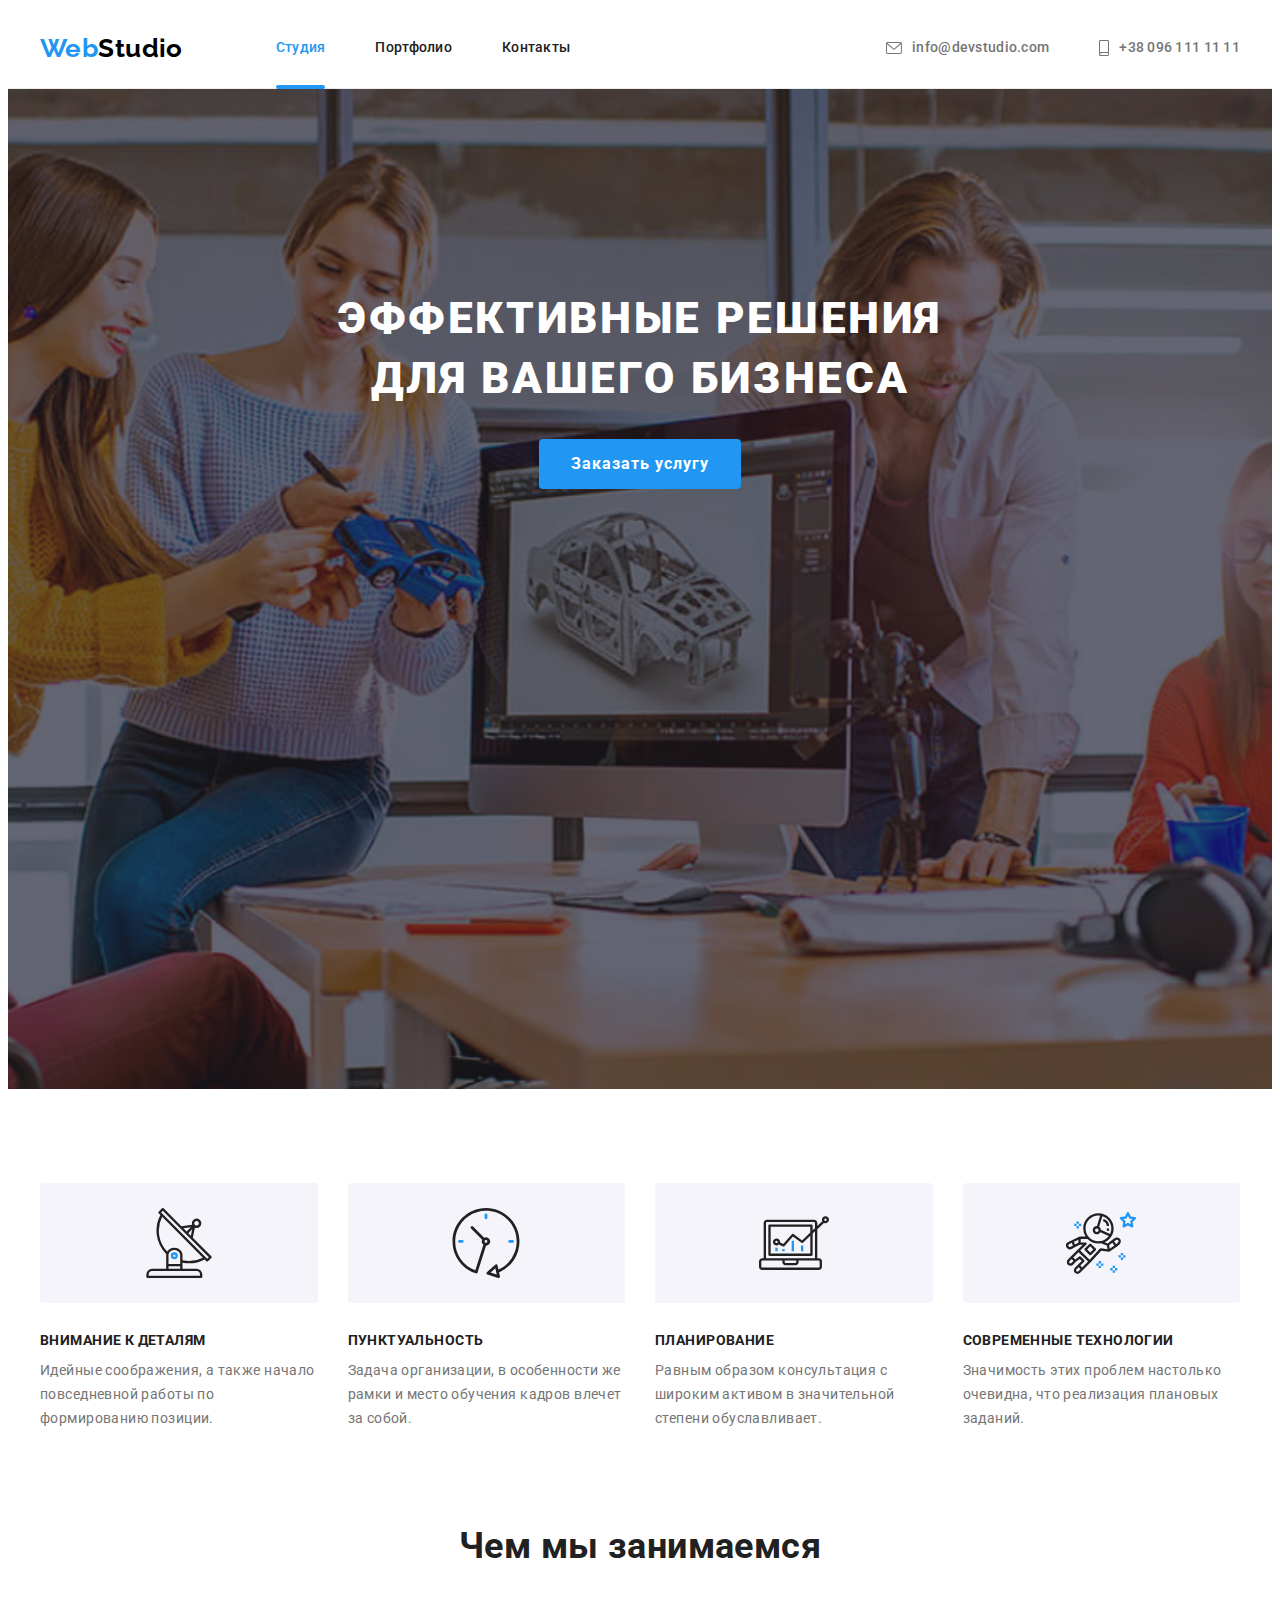
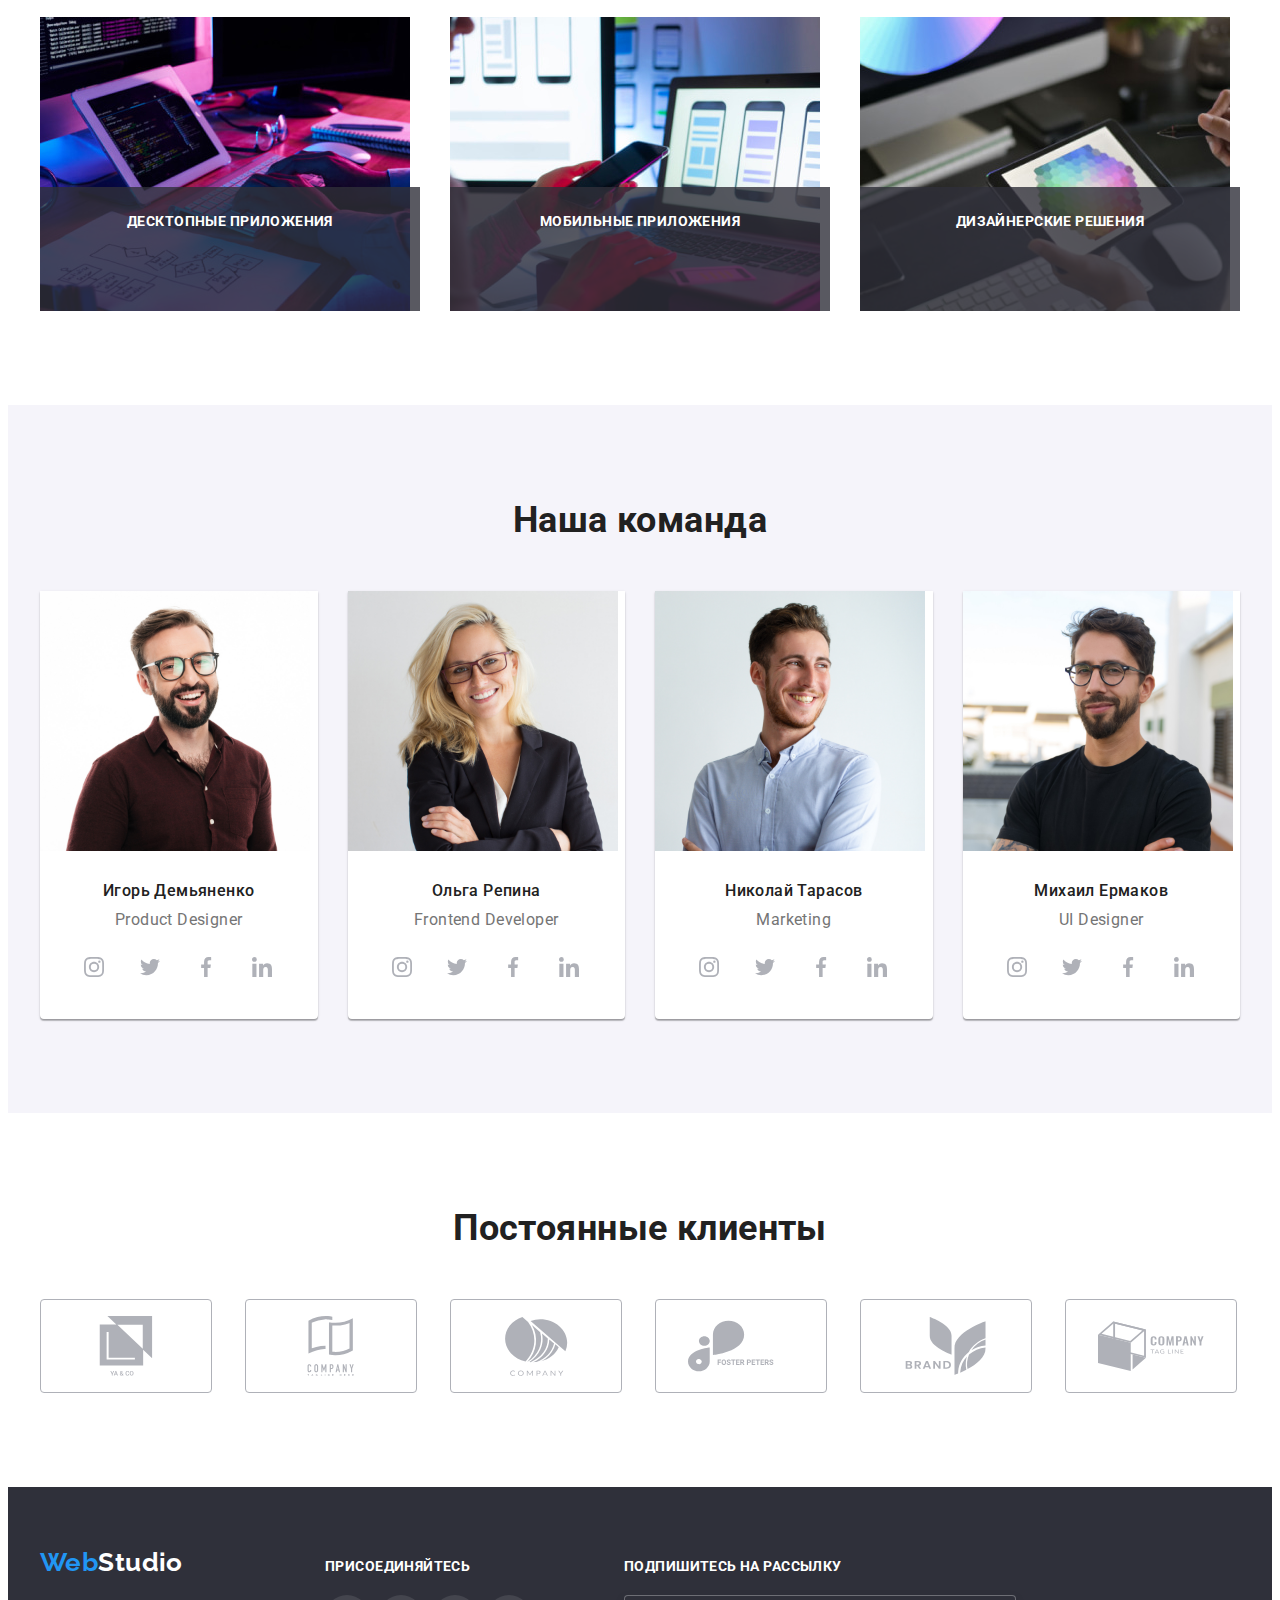
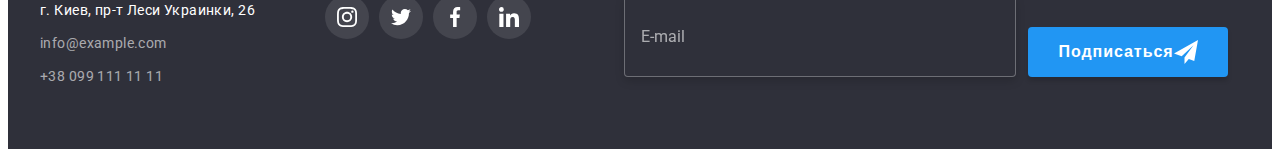
<file: index.html>
<!DOCTYPE html>
<html lang="ru">
<head>
    <meta charset="UTF-8">
    <meta http-equiv="X-UA-Compatible" content="IE=edge">
    <meta name="viewport" content="width=device-width, initial-scale=1.0">
    <title>WebStudio_hw7</title>
    <link rel="preconnect" href="https://fonts.googleapis.com">
    <link rel="preconnect" href="https://fonts.gstatic.com" crossorigin>
    <link href="https://fonts.googleapis.com/css2?family=Raleway:wght@700&family=Roboto:wght@400;500;700;900&display=swap"
        rel="stylesheet">
    <link rel="stylesheet" href="https://cdnjs.cloudflare.com/ajax/libs/modern-normalize/1.1.0/modern-normalize.min.css"
        integrity="sha512-wpPYUAdjBVSE4KJnH1VR1HeZfpl1ub8YT/NKx4PuQ5NmX2tKuGu6U/JRp5y+Y8XG2tV+wKQpNHVUX03MfMFn9Q=="
        crossorigin="anonymous" referrerpolicy="no-referrer" />
    <link rel="stylesheet" href="./css/main.min.css">
    
</head>
<body>
    <!-- Хедер-->
    <header class="header">
        <div class="container header__container">
            <!-- Логотип -->
            <a class="logo" href="./index.html"><span class="logo--accent">Web</span>Studio</a>
            <nav class="nav">
                <ul class="nav__list list">
                    <li class="nav__item">
                        <a class="nav__link link nav__link--current" href="./index.html">Студия</a>
                    </li>
                    <li class="nav__item">
                        <a class="nav__link link" href="./portfolio.html">Портфолио</a>
                    </li>
                    <li class="nav__item">
                        <a class="nav__link link" href="">Контакты</a>
                    </li>
                </ul>
            </nav>
            <ul class="header-contacts__list list">
                <li class="header-contacts__item">
                    <a class="header-contacts__link link" href="mailto:info@devstudio.com">
                        <svg class="header-contacts__icon" width="16" height="12">
                                <use href="./images/icons.svg#icon-envelope"></use>
                            </svg>
                        info@devstudio.com</a>
                </li>
                <li class="header-contacts__item">
                    <a class="header-contacts__link link" href="tel:+380961111111">
                        <svg class="header-contacts__icon" width="10" height="16">
                            <use href="./images/icons.svg#icon-smartphone" ></use>
                        </svg>
                        +38 096 111 11 11</a>
                </li>
            </ul>
        </div>
    </header>
    <main>
        <!-- Герой -->
        <section class="hero overlay">
                <div class="container">
                    <h1 class="hero-title">Эффективные решения для вашего бизнеса</h1>
                    <button class="hero-btn" type="button" data-modal-open>Заказать услугу</button>
                </div>
        </section>
        <!-- Преимущества -->
        <section class="featurs section">
            <div class="container">
                <h2 class="visually-hidden">Преимущества</h2>
                <ul class="featurs-list list">
                    <li class="featurs-item">
                        <div class="featurs-thumb">
                            <svg class="featurs-icon" width="70" height="70">
                                <use href="./images/icons.svg#icon-antenna"></use>
                            </svg>
                        </div>
                        <h3 class="featurs-title">Внимание к деталям</h3>
                        <p class="featurs-text">Идейные соображения, а также начало повседневной работы по формированию позиции.</p>
                    </li>
                    <li class="featurs-item">
                        <div class="featurs-thumb">
                            <svg class="featurs-icon" width="70" height="70">
                                <use href="./images/icons.svg#icon-clock"></use>
                            </svg>
                        </div>
                        <h3 class="featurs-title">Пунктуальность</h3>
                        <p class="featurs-text">Задача организации, в особенности же рамки и место обучения кадров влечет за собой.</p>
                    </li>
                    <li class="featurs-item">
                        <div class="featurs-thumb">
                            <svg class="featurs-icon" width="70" height="70">
                                <use href="./images/icons.svg#icon-diagram"></use>
                            </svg>
                        </div>
                        <h3 class="featurs-title">Планирование</h3>
                        <p class="featurs-text">Равным образом консультация с широким активом в значительной степени обуславливает.</p>
                    </li>
                    <li class="featurs-item">
                        <div class="featurs-thumb">
                            <svg class="featurs-icon" width="70" height="70">
                                <use href="./images/icons.svg#icon-astronaut"></use>
                            </svg>
                        </div>
                        <h3 class="featurs-title">Современные технологии</h3>
                        <p class="featurs-text">Значимость этих проблем настолько очевидна, что реализация плановых заданий.</p>
                    </li>
                </ul>
            </div>            
        </section>
        <!-- Виды деятельности -->
        <section class="activity section">
            <div class="container">
                <h2 class="title">Чем мы занимаемся</h2>
                <ul class="activity-list list">
                    <li class="activity-item">
                        <img class="activity-pic" src="./images/box-1.jpg" alt="Приложение на компьютере" width=370 height="294">
                        <p class="activity-text">Десктопные приложения</p>                        
                    </li>
                    <li class="activity-item activity-thumb">
                        <img class="activity-pic" src="./images/box-2.jpg" alt="Макеты мобильного приложения на ноутбуке" width=370
                            height="294">
                        <p class="activity-text">Мобильные приложения</p>
                    </li>
                    <li class="activity-item">
                        <img class="activity-pic" src="./images/box-3.jpg" alt="Цветовая палитра на планшете" width=370 height="294">
                        <p class="activity-text">Дизайнерские решения</p>
                    </li>
                </ul>
            </div>            
        </section>
        <!-- Наша команда -->
        <section class="team section">
            <div class="container">
                <h2 class="title">Наша команда</h2>
                <ul class="team__list list">
                    <li class="team__item">
                        <img class="team__photo" src="./images/demyanenko.jpg" alt="Фото Игорь Демьяненко" width=270 height="260">
                        <div class="team-box">
                            <h3 class="team__name">Игорь Демьяненко</h3>
                            <p class="team__position" lang="en">Product Designer</p>
                            <ul class="social__list list">
                                <li class="social__item">
                                    <a class="social__link link" href="">
                                        <svg class="social__icon" width=20 height="20">
                                            <use href="./images/icons.svg#icon-instagram"></use>
                                        </svg>
                                    </a>                                    
                                </li>
                                <li class="social__item">
                                    <a class="social__link link" href="">
                                        <svg class="social__icon" width=20 height="20">
                                            <use href="./images/icons.svg#icon-twitter"></use>
                                        </svg>
                                    </a>
                                </li>
                                <li class="social__item">
                                    <a class="social__link link" href="">
                                        <svg class="social__icon" width=20 height="20">
                                            <use href="./images/icons.svg#icon-facebook"></use>
                                        </svg>
                                    </a>
                                </li>
                                <li class="social__item">
                                    <a class="social__link link" href="">
                                        <svg class="social__icon" width=20 height="20">
                                            <use href="./images/icons.svg#icon-linkedin"></use>
                                        </svg>
                                    </a>
                                </li>
                            </ul>                            
                        </div>                        
                    </li>
                    <li class="team__item">
                        <img class="team__photo" src="./images/repina.jpg" alt="Фото Ольга Репина" width=270 height="260">
                        <div class="team-box">
                            <h3 class="team__name">Ольга Репина</h3>
                            <p class="team__position" lang="en">Frontend Developer</p>
                            <ul class="social__list list">
                                <li class="social__item">
                                    <a class="social__link link" href="">
                                        <svg class="social__icon" width=20 height="20">
                                            <use href="./images/icons.svg#icon-instagram"></use>
                                        </svg>
                                    </a>
                                </li>
                                <li class="social__item">
                                    <a class="social__link link" href="">
                                        <svg class="social__icon" width=20 height="20">
                                            <use href="./images/icons.svg#icon-twitter"></use>
                                        </svg>
                                    </a>
                                </li>
                                <li class="social__item">
                                    <a class="social__link link" href="">
                                        <svg class="social__icon" width=20 height="20">
                                            <use href="./images/icons.svg#icon-facebook"></use>
                                        </svg>
                                    </a>
                                </li>
                                <li class="social__item">
                                    <a class="social__link link" href="">
                                        <svg class="social__icon" width=20 height="20">
                                            <use href="./images/icons.svg#icon-linkedin"></use>
                                        </svg>
                                    </a>
                                </li>
                            </ul>
                        </div>                        
                    </li>
                    <li class="team__item">
                        <img class="team__photo" src="./images/tarasov.jpg" alt="Фото Николай Тарасов" width=270 height="260">
                        <div class="team-box">
                            <h3 class="team__name">Николай Тарасов</h3>
                            <p class="team__position" lang="en">Marketing</p>
                            <ul class="social__list list">
                                <li class="social__item">
                                    <a class="social__link link" href="">
                                        <svg class="social__icon" width=20 height="20">
                                            <use href="./images/icons.svg#icon-instagram"></use>
                                        </svg>
                                    </a>
                                </li>
                                <li class="social__item">
                                    <a class="social__link link" href="">
                                        <svg class="social__icon" width=20 height="20">
                                            <use href="./images/icons.svg#icon-twitter"></use>
                                        </svg>
                                    </a>
                                </li>
                                <li class="social__item">
                                    <a class="social__link link" href="">
                                        <svg class="social__icon" width=20 height="20">
                                            <use href="./images/icons.svg#icon-facebook"></use>
                                        </svg>
                                    </a>
                                </li>
                                <li class="social__item">
                                    <a class="social__link link" href="">
                                        <svg class="social__icon" width=20 height="20">
                                            <use href="./images/icons.svg#icon-linkedin"></use>
                                        </svg>
                                    </a>
                                </li>
                            </ul>
                        </div>                       
                    </li>
                    <li class="team__item">
                        <img class="team__photo" src="./images/ermakov.jpg" alt="Фото Михаил Ермаков" width=270 height="260">
                        <div class="team-box">
                            <h3 class="team__name">Михаил Ермаков</h3>
                            <p class="team__position" lang="en">UI Designer</p>
                            <ul class="social__list list">
                                <li class="social__item">
                                    <a class="social__link link" href="">
                                        <svg class="social__icon" width=20 height="20">
                                            <use href="./images/icons.svg#icon-instagram"></use>
                                        </svg>
                                    </a>
                                </li>
                                <li class="social__item">
                                    <a class="social__link link" href="">
                                        <svg class="social__icon" width=20 height="20">
                                            <use href="./images/icons.svg#icon-twitter"></use>
                                        </svg>
                                    </a>
                                </li>
                                <li class="social__item">
                                    <a class="social__link link" href="">
                                        <svg class="social__icon" width=20 height="20">
                                            <use href="./images/icons.svg#icon-facebook"></use>
                                        </svg>
                                    </a>
                                </li>
                                <li class="social__item">
                                    <a class="social__link link" href="">
                                        <svg class="social__icon" width=20 height="20">
                                            <use href="./images/icons.svg#icon-linkedin"></use>
                                        </svg>
                                    </a>
                                </li>
                            </ul>
                        </div>
                       
                    </li>
                </ul>
            </div>
            
        </section>
        <!-- Клиенты -->
        <section class="clients section">
            <div class="container">
                <h2 class="title">Постоянные клиенты</h2>
                <ul class="clients-list list">
                    <li class="clients-item">
                        <a class="clients-link link" href="">
                            <svg class="clients-icon" width=106 height="60">
                                <use href="./images/icons.svg#icon-client-1" ></use>
                            </svg>
                        </a>
                    </li>
                    <li class="clients-item">
                        <a class="clients-link link" href="">
                            <svg class="clients-icon" width=106 height="60">
                                <use href="./images/icons.svg#icon-client-2"></use>
                            </svg>
                        </a>
                    </li>
                    <li class="clients-item">
                        <a class="clients-link link" href="">
                            <svg class="clients-icon" width=106 height="60">
                                <use href="./images/icons.svg#icon-client-3"></use>
                            </svg>
                        </a>
                    </li>
                    <li class="clients-item">
                        <a class="clients-link link" href="">
                            <svg class="clients-icon" width=106 height="60">
                                <use href="./images/icons.svg#icon-client-4"></use>
                            </svg>
                        </a>
                    </li>
                    <li class="clients-item">
                        <a class="clients-link link" href="">
                            <svg class="clients-icon" width=106 height="60">
                                <use href="./images/icons.svg#icon-client-5"></use>
                            </svg>
                        </a>
                    </li>
                    <li class="clients-item">
                        <a class="clients-link link" href="">
                            <svg class="clients-icon" width=106 height="60">
                                <use href="./images/icons.svg#icon-client-6"></use>
                            </svg>
                        </a>
                    </li>
                </ul>
                
            </div>
        </section>
    </main>
    <!-- Футер -->
    <footer class="footer">
        <div class="container footer__thumb">
            <div>
                <a class="logo link" href="./index.html"><span class="logo--accent">Web</span><span class="logo--light">Studio</span> </a>
                <address class="footer__address">
                    г. Киев, пр-т Леси Украинки, 26
                    <ul class="footer-contacts__list list">
                        <li class="footer-contacts__item">
                            <a class="footer-contacts__link link" href="mailto:info@example.com">info@example.com</a>
                        </li>
                        <li class="footer-contacts__item">
                            <a class="footer-contacts__link link" href="tel:+380991111111">+38 099 111 11 11</a>
                        </li>
                    </ul>
                </address>
            </div>
            <!-- Присоединяйтесь -->
            <div class="footer-social__unit">
                <h2 class="footer__title"> присоединяйтесь</h2>
                <ul class="social__list list">                                      
                    <li class="footer-social__item">
                        <a class="footer-social__link link" href="">
                            <svg class="social__icon" width=20 height="20">
                                <use href="./images/icons.svg#icon-instagram"></use>
                            </svg>
                        </a>                                    
                    </li>
                    <li class="footer-social__item">
                        <a class="footer-social__link link" href="">
                            <svg class="social__icon" width=20 height="20">
                                <use href="./images/icons.svg#icon-twitter"></use>
                            </svg>
                        </a>
                    </li>
                    <li class="footer-social__item">
                        <a class="footer-social__link link" href="">
                            <svg class="social__icon" width=20 height="20">
                                <use href="./images/icons.svg#icon-facebook"></use>
                            </svg>
                        </a>
                    </li>
                    <li class="footer-social__item">
                        <a class="footer-social__link link" href="">
                            <svg class="social__icon" width=20 height="20">
                                <use href="./images/icons.svg#icon-linkedin"></use>
                            </svg>
                        </a>
                    </li>
                </ul>  
            </div>
            <div class="signup">
                <form class="signup__form" autocomplete="on">
                    <label class="footer__title" for="email">Подпишитесь на рассылку
                        <input class="signup__mail" type="email" name="email" id="email" placeholder="E-mail">
                    </label>
                    <button class="singup__submit" type="submit">Подписаться
                        <svg class="singup__icon" width="24" height="24">
                            <use href="./images/icons.svg#icon-send"></use>
                        </svg>
                    </button>
                </form>

                
            </div>
        </div>        
    </footer>
    <!-- Бекдроп -->
    <div class="backdrop is-hidden" data-modal>
        <div class="modal">
            <button class="modal-btn" data-modal-close>
                <svg class="close" width="18" height="18">
                    <use href="./images/icons.svg#icon-close"></use>
                </svg>
            </button>
            <p class="modal-title">Оставьте свои данные, мы вам перезвоним</p>
            <form class="modal-form">
                <label class="modal-label" for="name">Имя</label>
                <span class="input-unit">
                    <input class="modal-input" type="text" name="name" id="name" placeholder=" ">
                    <svg class="modal-icon" width="18" height="18">
                        <use href="./images/icons.svg#icon-person-black-18dp-1"></use>
                    </svg>
                </span> 
                    
                <label class="modal-label" for="tel">Телефон</label>
                <span class="input-unit">
                    <input  class="modal-input" type="tel" name="tel" id="tel" placeholder=" ">
                    <svg class="modal-icon" width="18" height="18">
                        <use href="./images/icons.svg#icon-phone-black-18dp-1"></use>
                    </svg>
                </span>
                    
                <label class="modal-label" for="mail">Почта</label>
                <span class="input-unit">
                    <input  class="modal-input" type="email" name="mail" id="mail" placeholder=" ">
                    <svg class="modal-icon" width="18" height="18">
                        <use href="./images/icons.svg#icon-email-black-18dp-1"></use>
                    </svg>
                </span>
                    
                <label class="modal-label" for="comment">Комментарий</label>
                <textarea  class="modal-input texterea" name="comment" id="comment" cols="30" rows="10" placeholder="Введите текст"></textarea>
                
                
                <label class="checkbox-label" for="checkbox">
                    <input class="checkbox" type="checkbox" name="checkbox" id="checkbox">
                    <span class="checkbox-icon"></span>
                    Соглашаюсь с рассылкой и принимаю <a class="checkbox-link link" href="">  Условия договора</a>
                </label>
                
                <button class="modal-submit" type="submit"> Отправить
                </button>
            </form>
        </div>

    </div>
    <script src="./js/modal.js"></script>
</body>
</html>
</file>
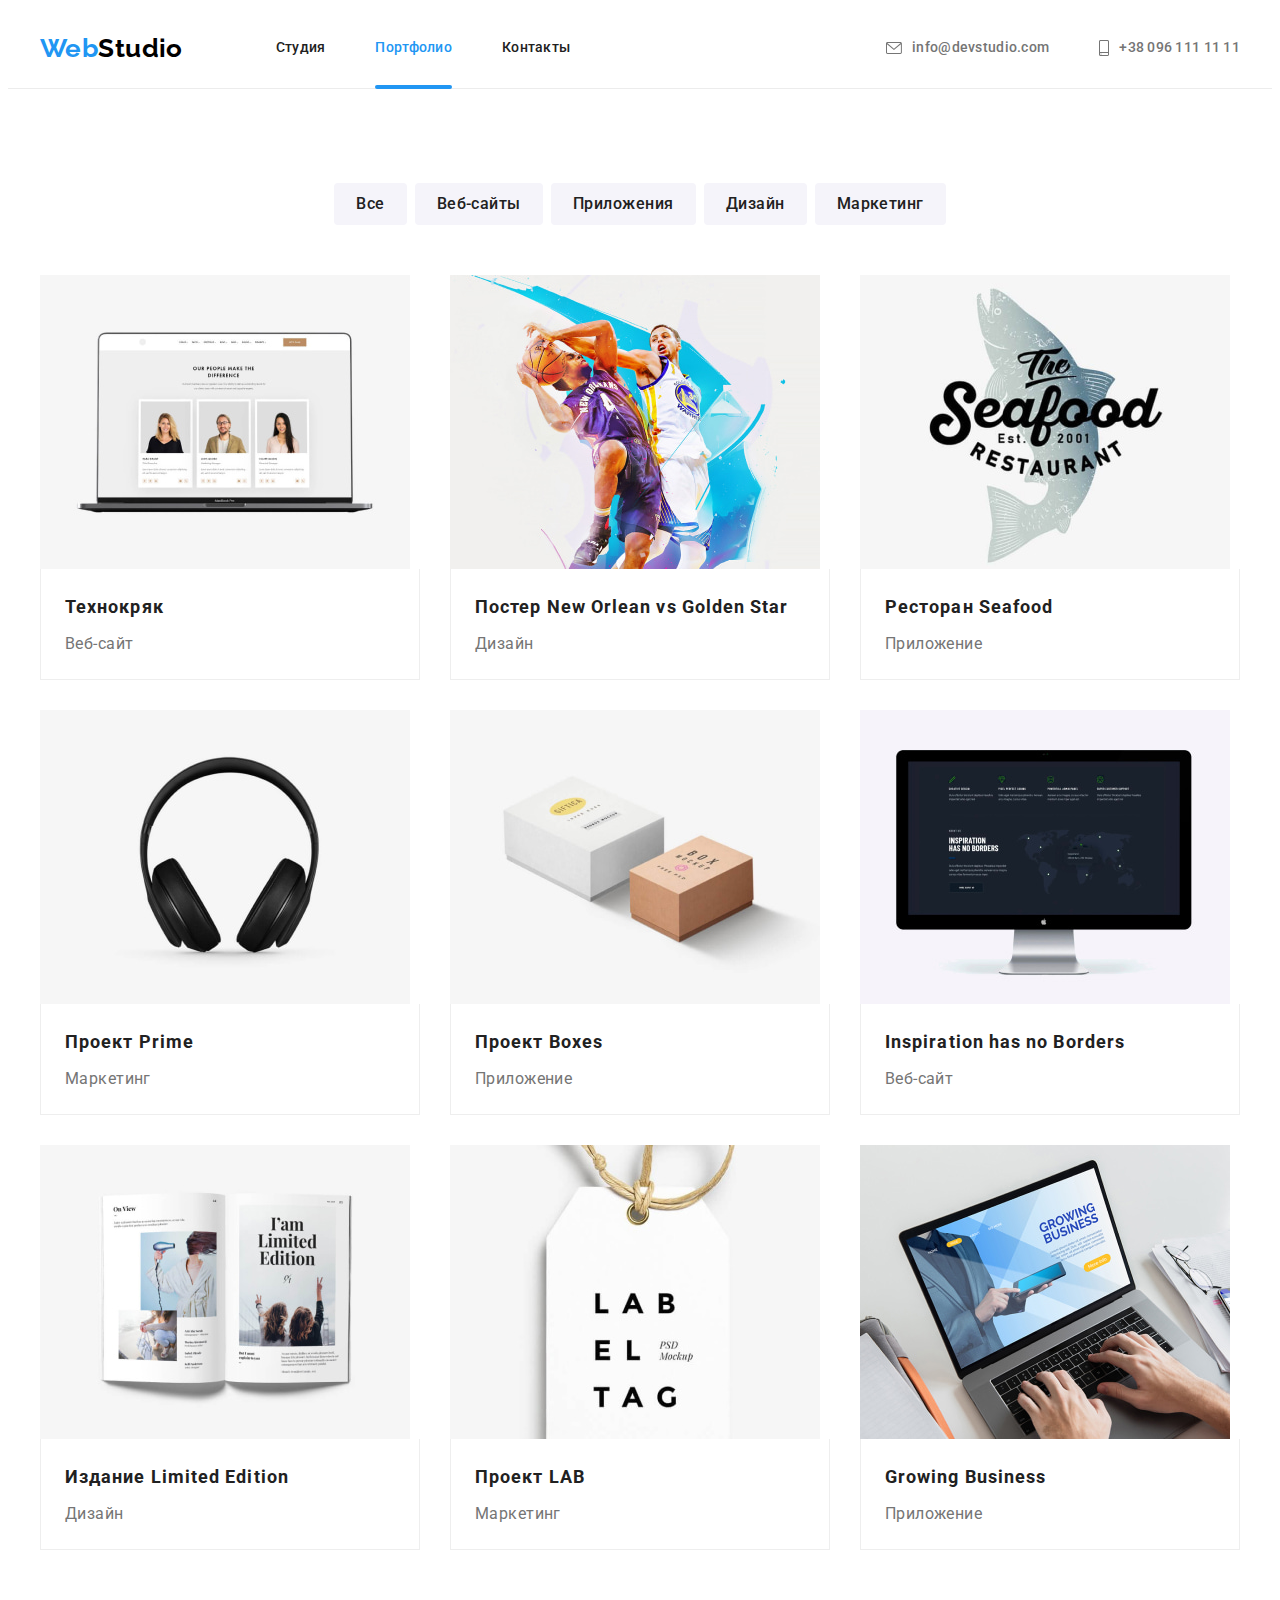
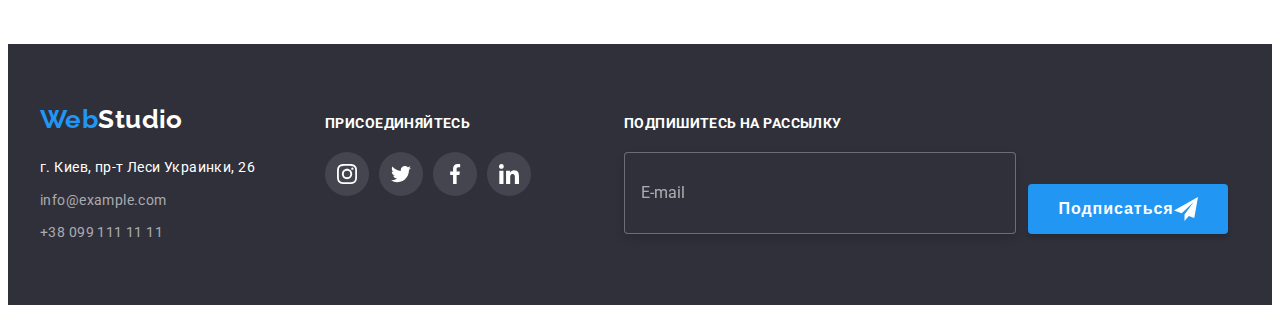
<file: portfolio.html>
<!DOCTYPE html>
<html lang="ru">

<head>
    <meta charset="UTF-8">
    <meta http-equiv="X-UA-Compatible" content="IE=edge">
    <meta name="viewport" content="width=device-width, initial-scale=1.0">
    <title>WebStudio_hw7</title>
    <link rel="preconnect" href="https://fonts.googleapis.com">
    <link rel="preconnect" href="https://fonts.gstatic.com" crossorigin>
    <link
        href="https://fonts.googleapis.com/css2?family=Raleway:wght@700&family=Roboto:wght@400;500;700;900&display=swap"
        rel="stylesheet">
    <link rel="stylesheet" href="https://cdnjs.cloudflare.com/ajax/libs/modern-normalize/1.1.0/modern-normalize.min.css"
        integrity="sha512-wpPYUAdjBVSE4KJnH1VR1HeZfpl1ub8YT/NKx4PuQ5NmX2tKuGu6U/JRp5y+Y8XG2tV+wKQpNHVUX03MfMFn9Q=="
        crossorigin="anonymous" referrerpolicy="no-referrer" />
    <link rel="stylesheet" href="./css/main.min.css">

</head>

<body>
    <!-- Хедер-->
    <header class="header">
        <div class="container header__container">
            <!-- Логотип -->
            <a class="logo" href="./index.html"><span class="logo--accent">Web</span>Studio</a>
            <nav class="nav">
                <ul class="nav__list list">
                    <li class="nav__item">
                        <a class="nav__link link " href="./index.html">Студия</a>
                    </li>
                    <li class="nav__item">
                        <a class="nav__link link nav__link--current" href="./portfolio.html">Портфолио</a>
                    </li>
                    <li class="nav__item">
                        <a class="nav__link link" href="">Контакты</a>
                    </li>
                </ul>
            </nav>
            <ul class="header-contacts__list list">
                <li class="header-contacts__item">
                    <a class="header-contacts__link link" href="mailto:info@devstudio.com">
                        <svg class="header-contacts__icon" width="16" height="12">
                            <use href="./images/icons.svg#icon-envelope"></use>
                        </svg>
                        info@devstudio.com</a>
                </li>
                <li class="header-contacts__item">
                    <a class="header-contacts__link link" href="tel:+380961111111">
                        <svg class="header-contacts__icon" width="10" height="16">
                            <use href="./images/icons.svg#icon-smartphone"></use>
                        </svg>
                        +38 096 111 11 11</a>
                </li>
            </ul>
        </div>
    </header>
    <main>
        <section class="projects section">
            <div class="container">
                <h1 hidden>Наши проекты</h1>
                <ul class="filter-list list">
                    <li class="filter-item"><button class="filter-btn" type="button">Все</button></li>
                    <li class="filter-item"><button class="filter-btn" type="button">Веб-сайты</button></li>
                    <li class="filter-item"><button class="filter-btn" type="button">Приложения</button></li>
                    <li class="filter-item"><button class="filter-btn" type="button">Дизайн</button></li>
                    <li class="filter-item"><button class="filter-btn" type="button">Маркетинг</button></li>
                </ul>
                
                <ul class="projects-list list">
                    <li class="projects-item">
                        <a class="projects-link link" href="">
                            <div class="project-thumb">
                                <img class="projects-pic" src="./images/portfolio/project-1.jpg" alt="ноутбук с загруженой страницей сайта компании"
                                    width="370">
                                <p class="project-discription">
                                    Ресурс предлагает комплексные предложения с разным уровнем функционала и сервисов. Все это позволит посетителю
                                    получить
                                    исчерпывающие сведения о компании или частном лице.
                                </p>
                            </div>                            
                            <div class="project-content">
                                <h2 class="projects-title">
                                    Технокряк
                                </h2>
                                <p class="projects-text">
                                    Веб-сайт
                                </p>
                            </div>
                        </a>
                    </li>
                    <li class="projects-item">
                        <a class="projects-link" href="">
                            <div class="project-thumb">
                                <img class="projects-pic" src="./images/portfolio/project-2.jpg" alt="борьба баскетболистов за мяч" width="370">
                                <p class="project-discription">
                                    Ресурс предлагает комплексные предложения с разным уровнем функционала и сервисов. Все это позволит посетителю
                                    получить
                                    исчерпывающие сведения о компании или частном лице.
                                </p>
                            </div>                            
                            <div class="project-content">
                                <h2 class="projects-title">
                                    Постер New Orlean vs Golden Star
                                </h2>
                                <p class="projects-text">
                                    Дизайн
                                </p>
                            </div>
                
                        </a>
                    </li>
                    <li class="projects-item">
                        <a class="projects-link" href="">
                            <div class="project-thumb">
                                <img class="projects-pic" src="./images/portfolio/project-3.jpg" alt="логотип ресторана" width="370">
                                <p class="project-discription">
                                    Ресурс предлагает комплексные предложения с разным уровнем функционала и сервисов. Все это позволит посетителю
                                    получить
                                    исчерпывающие сведения о компании или частном лице.
                                </p>
                            </div>                            
                            <div class="project-content">
                                <h2 class="projects-title">
                                    Ресторан Seafood
                                </h2>
                                <p class="projects-text">
                                    Приложение
                                </p>
                            </div>
                        </a>
                    </li>
                    <li class="projects-item">
                        <a class="projects-link" href="">
                            <div class="project-thumb">
                                <img class="projects-pic" src="./images/portfolio/project-4.jpg" alt="черные наушники" width="370">
                                <p class="project-discription">
                                    Ресурс предлагает комплексные предложения с разным уровнем функционала и сервисов. Все это позволит посетителю
                                    получить
                                    исчерпывающие сведения о компании или частном лице.
                                </p>
                            </div>                            
                            <div class="project-content">
                                <h2 class="projects-title">
                                    Проект Prime
                                </h2>
                                <p class="projects-text">
                                    Маркетинг
                                </p>
                            </div>
                        </a>
                    </li>
                    <li class="projects-item">
                        <a class="projects-link" href="">
                            <div class="project-thumb">
                                <img class="projects-pic" src="./images/portfolio/project-5.jpg" alt="две коробочки" width="370">
                                <p class="project-discription">
                                    Ресурс предлагает комплексные предложения с разным уровнем функционала и сервисов. Все это позволит посетителю
                                    получить
                                    исчерпывающие сведения о компании или частном лице.
                                </p>
                            </div>                            
                            <div class="project-content">
                                <h2 class="projects-title">
                                    Проект Boxes
                                </h2>
                                <p class="projects-text">
                                    Приложение
                                </p>
                            </div>
                        </a>
                    </li>
                    <li class="projects-item">
                        <a class="projects-link" href="">
                            <div class="project-thumb">
                                <img class="projects-pic" src="./images/portfolio/project-6.jpg" alt="компьютер со страницей сайта" width="370">
                                <p class="project-discription">
                                    Ресурс предлагает комплексные предложения с разным уровнем функционала и сервисов. Все это позволит посетителю
                                    получить
                                    исчерпывающие сведения о компании или частном лице.
                                </p>
                            </div>                            
                            <div class="project-content">
                                <h2 class="projects-title">
                                    Inspiration has no Borders
                                </h2>
                                <p class="projects-text">
                                    Веб-сайт
                                </p>
                            </div>
                        </a>
                    </li>
                    <li class="projects-item">
                        <a class="projects-link" href="">
                            <div class="project-thumb">
                                <img class="projects-pic" src="./images/portfolio/project-7.jpg" alt="разворот книги с иллюстрациями" width="370">
                                <p class="project-discription">
                                    Ресурс предлагает комплексные предложения с разным уровнем функционала и сервисов. Все это позволит посетителю
                                    получить
                                    исчерпывающие сведения о компании или частном лице.
                                </p>
                            </div>                           
                            <div class="project-content">
                                <h2 class="projects-title">
                                    Издание Limited Edition
                                </h2>
                                <p class="projects-text">
                                    Дизайн
                                </p>
                            </div>
                        </a>
                    </li>
                    <li class="projects-item">
                        <a class="projects-link" href="">
                            <div class="project-thumb">
                                <img class="projects-pic" src="./images/portfolio/project-8.jpg" alt="этикетка с логотипом компании" width="370">
                                <p class="project-discription">
                                    Ресурс предлагает комплексные предложения с разным уровнем функционала и сервисов. Все это позволит посетителю
                                    получить
                                    исчерпывающие сведения о компании или частном лице.
                                </p>
                            </div>                            
                            <div class="project-content">
                                <h2 class="projects-title">
                                    Проект LAB
                                </h2>
                                <p class="projects-text">
                                    Маркетинг
                                </p>
                            </div>
                
                        </a>
                    </li>
                    <li class="projects-item">
                        <a class="projects-link" href="">
                            <div class="project-thumb">
                                <img class="projects-pic" src="./images/portfolio/project-9.jpg" alt="ноутбук со страницей сайта компании" width="370">
                                <p class="project-discription">
                                    Ресурс предлагает комплексные предложения с разным уровнем функционала и сервисов. Все это позволит посетителю
                                    получить
                                    исчерпывающие сведения о компании или частном лице.
                                </p>
                            </div>                            
                            <div class="project-content">
                                <h2 class="projects-title">
                                    Growing Business
                                </h2>
                                <p class="projects-text">
                                    Приложение
                                </p>
                            </div>
                        </a>
                    </li>
                </ul>
            </div>
            
        </section>

    </main>
    <!-- Футер -->
    <footer class="footer">
        <div class="container footer__thumb">
            <div>
                <a class="logo link" href="./index.html"><span class="logo--accent">Web</span><span
                        class="logo--light">Studio</span> </a>
                <address class="footer__address">
                    г. Киев, пр-т Леси Украинки, 26
                    <ul class="footer-contacts__list list">
                        <li class="footer-contacts__item">
                            <a class="footer-contacts__link link" href="mailto:info@example.com">info@example.com</a>
                        </li>
                        <li class="footer-contacts__item">
                            <a class="footer-contacts__link link" href="tel:+380991111111">+38 099 111 11 11</a>
                        </li>
                    </ul>
                </address>
            </div>
            <!-- Присоединяйтесь -->
            <div class="footer-social__unit">
                <h2 class="footer__title"> присоединяйтесь</h2>
                <ul class="social__list list">
                    <li class="footer-social__item">
                        <a class="footer-social__link link" href="">
                            <svg class="social__icon" width=20 height="20">
                                <use href="./images/icons.svg#icon-instagram"></use>
                            </svg>
                        </a>
                    </li>
                    <li class="footer-social__item">
                        <a class="footer-social__link link" href="">
                            <svg class="social__icon" width=20 height="20">
                                <use href="./images/icons.svg#icon-twitter"></use>
                            </svg>
                        </a>
                    </li>
                    <li class="footer-social__item">
                        <a class="footer-social__link link" href="">
                            <svg class="social__icon" width=20 height="20">
                                <use href="./images/icons.svg#icon-facebook"></use>
                            </svg>
                        </a>
                    </li>
                    <li class="footer-social__item">
                        <a class="footer-social__link link" href="">
                            <svg class="social__icon" width=20 height="20">
                                <use href="./images/icons.svg#icon-linkedin"></use>
                            </svg>
                        </a>
                    </li>
                </ul>
            </div>
            <div class="signup">
                <form class="signup__form" autocomplete="on">
                    <label class="footer__title" for="email">Подпишитесь на рассылку
                        <input class="signup__mail" type="email" name="email" id="email" placeholder="E-mail">
                    </label>
                    <button class="singup__submit" type="submit">Подписаться
                        <svg class="singup__icon" width="24" height="24">
                            <use href="./images/icons.svg#icon-send"></use>
                        </svg>
                    </button>
                </form>
    
    
            </div>
        </div>
    </footer>
</body>

</html>
</file>
<file: css/main.min.css>
:root{--primery-text-color: #757575;--secondary-text-color: #212121;--light-color: #ffffff;--style-text-color: rgba(255, 255, 255, 0.6);--accent-color: #2196f3;--btn-hover: #188ce8;--primery-bg-color: #e5e5e5;--secondary-bg-color: #f5f4fa;--dark-bg-color: #2f303a;--anim: 250ms cubic-bezier(0.4, 0, 0.2, 1)}h1,h2,h3,h4,h5,h6,p{margin-top:0;margin-bottom:0}ul{padding-left:0;margin-top:0;margin-bottom:0}body{font-family:'Roboto', sans-serif;font-size:14px;line-height:1.71;letter-spacing:0.03em}.link{text-decoration:none;transition:color var(--anim)}.link:hover,.link:focus{color:var(--accent-color);cursor:pointer}.list{list-style:none}.section{padding-top:94px;padding-bottom:94px}.container{width:1200px;padding-left:15px;padding-right:15px;margin-left:auto;margin-right:auto}.title{margin-bottom:50px;color:var(--secondary-text-color);font-size:36px;line-height:1.17;text-align:center}.footer{background-color:var(--dark-bg-color);padding-top:60px;padding-bottom:60px}.footer__title{margin-bottom:20px;font-size:inherit;font-weight:700;line-height:1.14;text-transform:uppercase;color:#ffffff}.footer__thumb{display:flex;align-items:baseline}.visually-hidden{position:absolute;white-space:nowrap;width:1px;height:1px;overflow:hidden;border:0;padding:0;clip:rect(0 0 0 0);clip-path:inset(50%);margin:-1px}.logo{color:#000000;font-family:Raleway;font-weight:700;font-size:26px;line-height:1.19;text-decoration:none}.logo--accent{color:var(--accent-color)}.logo--light{color:var(--light-color)}.header{background-color:var(--light-color);border-bottom:1px solid #ececec}.header__container{display:flex;align-items:center}.nav{margin-left:93px}.nav__list{display:flex;align-items:center}.nav__item:not(:last-child){margin-right:50px}.nav__item,.header-contacts__list{font-weight:500;font-size:14px;line-height:1.14;letter-spacing:0.02em}.nav__link{display:block;padding-top:32px;padding-bottom:32px;color:var(--secondary-text-color)}.nav__link--current{position:relative;color:var(--accent-color)}.nav__link--current::after{content:'';position:absolute;left:0;bottom:-1px;display:block;width:100%;height:4px;background:#2196f3;border-radius:2px}.header-contacts__list{display:flex;align-items:center;margin-left:auto}.header-contacts__item:not(:last-child){margin-right:50px}.header-contacts__link{max-height:80px;display:flex;align-items:center;padding-top:32px;padding-bottom:32px;color:var(--primery-text-color);transition:color var(--anim)}.header-contacts__icon{margin-right:10px;fill:currentColor}.hero{padding-top:200px;padding-bottom:200px;text-align:center}.overlay{height:600px;max-width:1600px;margin-right:auto;margin-left:auto;background-color:#c4c4c4;background-image:linear-gradient(to right, rgba(47,48,58,0.4), rgba(47,48,58,0.4)),url("../images/hero.jpg");background-repeat:no-repeat;background-size:cover;background-position:center}.hero-title{font-display:inline-block;margin-right:auto;margin-left:auto;margin-bottom:30px;width:696px;color:var(--light-color);font-weight:900;font-size:44px;line-height:1.36;letter-spacing:0.06em;text-transform:uppercase}.hero-btn{padding:10px 32px;max-width:300px;color:var(--light-color);background:var(--accent-color);font-family:inherit;font-weight:700;font-size:16px;line-height:1.87;align-items:center;text-align:center;letter-spacing:0.06em;border:0px;border-radius:4px;transition:background-color var(--anim)}.hero-btn:hover,.hero-btn:focus{background-color:var(--btn-hover);cursor:pointer}.featurs-title{margin-bottom:10px;color:var(--secondary-text-color);font-size:14px;line-height:1.14;text-transform:uppercase}.featurs-list{display:flex;margin-left:-30px}.featurs-list .featurs-item{margin-left:30px;flex-basis:calc(100% / 4 - 30px)}.featurs-thumb{display:flex;align-items:center;justify-content:center;height:120px;background:#f5f4fa;border-radius:4px;margin-bottom:30px}.featurs-text{color:var(--primery-text-color)}.activity.section{padding-top:0}.activity-list{display:flex;margin-left:-30px}.activity-list>.activity-item{margin-left:30px;flex-basis:calc(100% / 3 - 30px)}.activity-item{position:relative}.activity-pic{display:block}.activity-text{position:absolute;width:100%;height:70px;left:0;bottom:0;background-color:rgba(47,48,58,0.8);display:block;padding-top:27px;padding-bottom:27px;font-weight:700;line-height:1.14;text-align:center;text-transform:uppercase;color:var(--light-color)}.team{background-color:var(--secondary-bg-color)}.team__list{display:flex;align-items:center;margin-left:-30px}.team__list .team__item{margin-left:30px;flex-basis:calc(100% / 4 - 30px);background-color:var(--light-color);box-shadow:0px 1px 3px rgba(0,0,0,0.12),0px 1px 1px rgba(0,0,0,0.14),0px 2px 1px rgba(0,0,0,0.2);border-radius:0px 0px 4px 4px}.team-box{padding-top:30px;padding-bottom:30px;padding-right:32px;padding-left:32px}.team__photo{display:block}.team__name{margin-bottom:10px;font-weight:500;font-size:16px;line-height:1.19;text-align:center;color:var(--secondary-text-color)}.team__position{font-size:16px;line-height:1.19;text-align:center;color:var(--primery-text-color)}.social__list{display:flex;align-items:center;margin-top:16px;margin-left:-10px}.social__item{margin-left:10px;flex-basis:calc(100% / 4 - 10px)}.social__link{display:flex;align-items:center;justify-content:center;width:44px;height:44px;border-radius:50%;transition:background-color var(--anim)}.social__link:hover,.social__link:focus{background-color:var(--accent-color)}.social__icon{fill:#afb1b8;transition:fill var(--anim)}.social__link:hover .social__icon,.social__link:focus .social__icon{fill:var(--light-color)}.clients-list{display:flex;margin-left:-30px}.clients-item{margin-left:30px;flex-basis:calc(100% / 6 - 30px);color:#afb1b8}.clients-link{display:flex;align-items:center;justify-content:center;width:170px;height:92px;border:1px solid #afb1b8;border-radius:4px;transition:border var(--anim)}.clients-link:hover,.clients-link:focus{border:1px solid var(--accent-color)}.clients-icon{fill:#afb1b8;transition:fill var(--anim)}.clients-link:hover .clients-icon,.clients-link:focus .clients-icon{fill:var(--accent-color)}.footer__address{margin-top:20px;color:var(--light-color);font-style:normal;text-decoration:none}.footer-contacts__list{margin-top:9px}.footer-contacts__item:not(:last-child){margin-bottom:9px}.footer-contacts__link{color:var(--style-text-color)}.footer-social__unit{margin-left:70px}.footer-social__unit .social__list{margin:0}.footer-social__unit .social__icon{fill:var(--light-color)}.footer-social__item:not(:last-child){margin-right:10px}.footer-social__link{display:flex;align-items:center;justify-content:center;width:44px;height:44px;background:rgba(255,255,255,0.1);border-radius:50%;transition:background-color var(--anim)}.footer-social__link:hover,.footer-social__link:focus{background-color:var(--accent-color)}.signup{margin-left:93px}.signup__form{display:flex;align-items:flex-end}.signup__form label{margin-bottom:0}.signup__icon{margin-left:10px}.signup__mail{display:block;width:358px;height:50px;padding:15px 16px;margin-right:12px;margin-top:20px;font-family:inherit;font-size:16px;line-height:1.25;color:rgba(255,255,255,0.6);outline:none;background-color:var(--dark-bg-color);border:1px solid rgba(255,255,255,0.3);filter:drop-shadow(0px 4px 4px rgba(0,0,0,0.15));border-radius:4px}.signup__mail::placeholder{font-size:16px;line-height:1.25;color:rgba(255,255,255,0.6)}.singup__submit{display:flex;align-items:center;justify-content:center;width:200px;height:50px;padding:10px 23px;margin:0;font-weight:700;font-size:16px;line-height:1.88;text-align:center;letter-spacing:0.06em;color:var(--light-color);background:var(--accent-color);box-shadow:0px 4px 4px rgba(0,0,0,0.15);border-radius:4px;border:none;transition:background-color var(--anim)}.singup__submit:hover,.singup__submit:focus{background-color:var(--btn-hover);cursor:pointer}.backdrop{position:fixed;top:0;left:0;width:100vw;height:100vh;background-color:rgba(0,0,0,0.2);transition:opacity var(--anim),visibility var(--anim)}.backdrop.is-hidden{opacity:0;pointer-events:none;visibility:hidden}.modal{position:absolute;top:50%;left:50%;transform:translate(-50%, -50%);width:528px;min-height:400px;padding:40px;background-color:var(--light-color);box-shadow:0px 1px 3px rgba(0,0,0,0.12),0px 1px 1px rgba(0,0,0,0.14),0px 2px 1px rgba(0,0,0,0.2);border-radius:4px}.modal-btn{position:absolute;top:8px;right:8px;display:flex;justify-content:center;align-items:center;padding:0;width:30px;height:30px;background-color:var(--light-color);border:1px solid rgba(0,0,0,0.1);border-radius:50%;transition:fill var(--anim)}.modal-btn:hover .close,.modal-btn:focus .close{fill:var(--accent-color);cursor:pointer}.modal-title{font-weight:700;font-size:20px;line-height:1.15;text-align:center;margin-bottom:12px;color:#212121}.modal-form{display:inline-flex;flex-direction:column;width:100%}.modal-label{margin-bottom:4px;font-size:12px;line-height:1.16;letter-spacing:0.01em;color:var(--primery-text-color)}.input-unit{position:relative}.modal-input{width:100%;height:40px;margin-bottom:10px;padding:12px 42px;outline:none;border:1px solid rgba(33,33,33,0.2);border-radius:4px;transition:border-color var(--anim)}.modal-input::placeholder{font-size:12px;line-height:14px;letter-spacing:0.01em;color:rgba(117,117,117,0.5)}.modal-input:focus,.modal-input:hover,.modal-input:not(:placeholder-shown){border-color:var(--accent-color);cursor:pointer}.modal-icon{position:absolute;top:11px;left:12px;fill:var(--secondary-text-color);transition:fill var(--anim)}.modal-input:focus+.modal-icon,.modal-input:hover+.modal-icon{fill:var(--accent-color)}.texterea{height:120px;padding:12px 16px;resize:none}.checkbox-label{display:flex;align-items:center;justify-content:center;color:var(--primery-text-color);margin-top:20px}.checkbox{-webkit-appearance:none;-moz-appearance:none;appearance:none}.checkbox-icon{display:inline-block;width:16px;height:15px;margin-right:7px;border:2px solid var(--secondary-text-color);border-radius:2px}.checkbox:checked+.checkbox-icon{border:transparent;background-image:url(../../../images/svg/icon-check.svg);background-size:contain;background-origin:border-box}.checkbox-link{margin-left:5px;text-decoration-line:underline;color:var(--accent-color)}.modal-submit{margin-left:auto;margin-right:auto;margin-top:30px;padding:10px 55px;font-weight:700;font-size:16px;line-height:1.88;align-items:center;text-align:center;letter-spacing:0.06em;color:var(--light-color);transition:background var(--anim);background:#2196F3;box-shadow:0px 4px 4px rgba(0,0,0,0.15);border-radius:4px;border:transparent}.modal-submit:hover,.modal-submit:focus{background:var(--btn-hover);cursor:pointer}.filter-list{display:flex;justify-content:center;align-items:center;margin-bottom:50px}.filter-item:not(:last-child){margin-right:8px}.filter-btn{padding:8px 22px;font-family:inherit;font-weight:500;font-size:16px;line-height:1.62;text-align:center;letter-spacing:0.03em;color:var(--secondary-text-color);background-color:var(--secondary-bg-color);border:0px;border-radius:4px;transition:background-color var(--anim),color var(--anim),box-shadow var(--anim)}.filter-btn:hover,.filter-btn:focus{background-color:var(--accent-color);color:var(--light-color);cursor:pointer;box-shadow:0px 3px 1px rgba(0,0,0,0.1),0px 1px 2px rgba(0,0,0,0.08),0px 2px 2px rgba(0,0,0,0.12)}.projects-list{display:flex;flex-wrap:wrap;align-items:center;margin-top:-30px;margin-left:-30px}.projects-list .projects-item{background-color:var(--light-color);margin-left:30px;margin-top:30px;flex-basis:calc(100% / 3 - 30px)}.project-content{padding:20px 24px;border-right:1px solid #eeeeee;border-bottom:1px solid #eeeeee;border-left:1px solid #eeeeee}.projects-link{display:block;text-decoration:none;transition:box-shadow var(--anim)}.projects-link:hover,.projects-link:focus{box-shadow:0px 1px 1px rgba(0,0,0,0.12),0px 4px 4px rgba(0,0,0,0.06),1px 4px 6px rgba(0,0,0,0.16)}.project-thumb{position:relative;overflow:hidden}.projects-pic{display:block;max-width:100%;height:auto}.project-discription{position:absolute;width:100%;height:100%;top:0;left:0;transform:translateY(101%);transition:transform var(--anim);display:block;padding:63px 24px;font-size:18px;line-height:1.56;color:var(--light-color);background-color:rgba(33,150,243,0.9)}.projects-link:hover .project-discription,.projects-link:focus .project-discription{transform:translateY(0%)}.projects-title{margin-bottom:4px;font-size:18px;line-height:2;letter-spacing:0.06em;color:var(--secondary-text-color)}.projects-text{font-size:16px;line-height:1.87;color:var(--primery-text-color)}
/*# sourceMappingURL=main.min.css.map */
</file>
